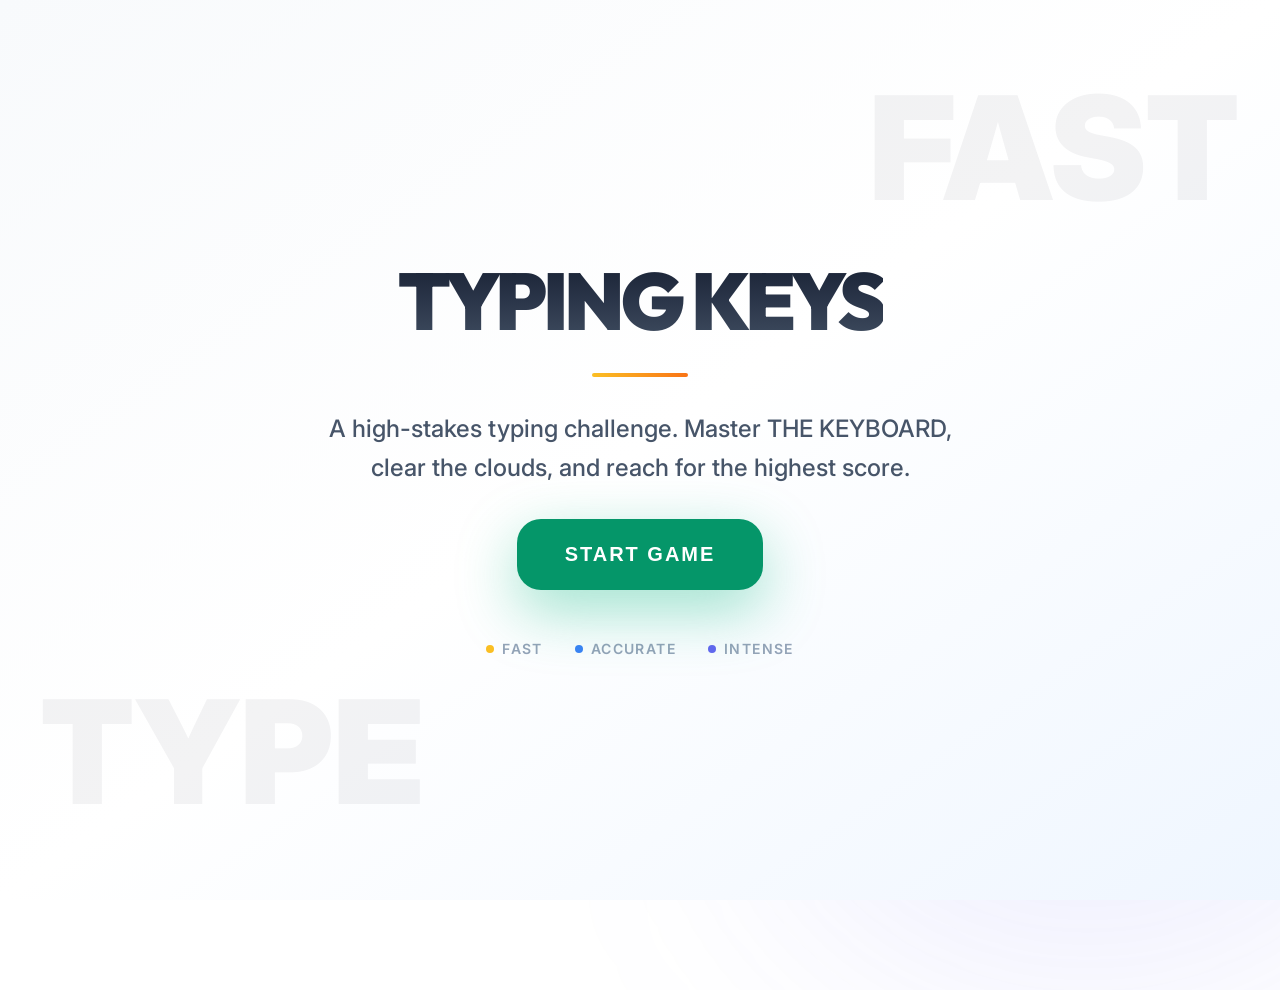
<file: index.html>
<!DOCTYPE html>
<html lang="en">
<head>
    <meta charset="UTF-8">
    <meta name="viewport" content="width=device-width, initial-scale=1.0">
    <title>Typing Keys | Typing Challenge</title>
    <link rel="stylesheet" href="css/style.css">
    <!-- Google Fonts: Inter and Outfit -->
    <link rel="preconnect" href="https://fonts.googleapis.com">
    <link rel="preconnect" href="https://fonts.gstatic.com" crossorigin>
    <link href="https://fonts.googleapis.com/css2?family=Inter:wght@400;500;600;700;800;900&family=Outfit:wght@400;500;600;700;800;900&display=swap" rel="stylesheet">
    <style>
        body { transition: opacity 0.3s ease; }
    </style>
</head>
<body>
    <!-- Background Decor -->
    <div class="bg-accent-top"></div>
    <div class="bg-accent-bottom"></div>
    <div id="particles-container" class="particles-container"></div>

    <!-- Home View -->
    <section id="home-view" class="view active">
        <div class="view-content center">
            <div class="title-section">
                <h1 class="main-title">TYPING KEYS</h1>
                <div class="title-underline"></div>
            </div>
            <p class="description">
                A high-stakes typing challenge. Master THE KEYBOARD, clear the clouds,
                and reach for the highest score.
            </p>
            <div class="btn-container">
                <button id="start-game-btn" class="btn btn-primary btn-large">
                    <span class="btn-text">Start Game</span>
                    <div class="btn-shine"></div>
                </button>
            </div>
            <div class="home-footer">
                <div class="tag"><span class="tag-dot amber"></span> Fast</div>
                <div class="tag"><span class="tag-dot blue"></span> Accurate</div>
                <div class="tag"><span class="tag-dot indigo"></span> Intense</div>
            </div>
        </div>
        <!-- Decorative Text -->
        <div class="decor-text bottom-left">TYPE</div>
        <div class="decor-text top-right">FAST</div>
    </section>

    <script src="js/shared.js"></script>
    <script src="js/home.js"></script>
</body>
</html>
</file>
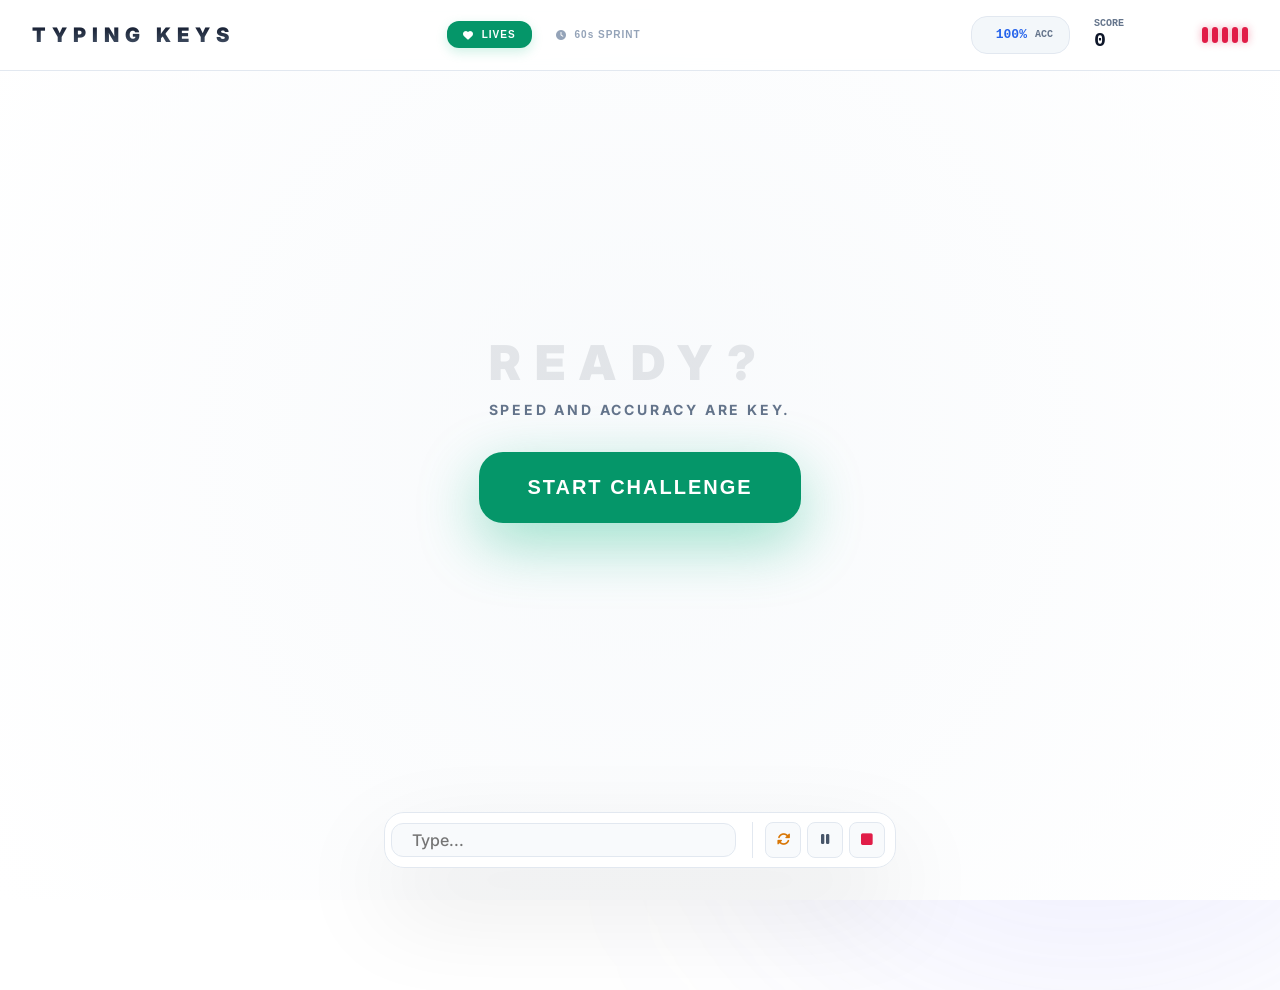
<file: game.html>
<!DOCTYPE html>
<html lang="en">
<head>
    <meta charset="UTF-8">
    <meta name="viewport" content="width=device-width, initial-scale=1.0">
    <title>Playground | Typing Keys</title>
    <link rel="stylesheet" href="css/style.css">
    <!-- Google Fonts: Inter and Outfit -->
    <link rel="preconnect" href="https://fonts.googleapis.com">
    <link rel="preconnect" href="https://fonts.gstatic.com" crossorigin>
    <link href="https://fonts.googleapis.com/css2?family=Inter:wght@400;500;600;700;800;900&family=Outfit:wght@400;500;600;700;800;900&display=swap" rel="stylesheet">
    <!-- Font Awesome for Icons -->
    <link rel="stylesheet" href="https://cdnjs.cloudflare.com/ajax/libs/font-awesome/6.4.0/css/all.min.css">
</head>
<body>
    <!-- Background Decor -->
    <div class="bg-accent-top"></div>
    <div class="bg-accent-bottom"></div>
    <div id="particles-container" class="particles-container"></div>

    <section id="game-view" class="view active">
        <!-- Header -->
        <header class="game-header">
            <div class="header-left">
                <a href="index.html" id="logo" class="logo">Typing Keys</a>
            </div>
            <div class="header-center">
                <div class="mode-selector">
                    <button id="mode-lives" class="mode-btn active">
                        <i class="fas fa-heart pulse"></i>
                        <span>LIVES</span>
                    </button>
                    <button id="mode-timer" class="mode-btn">
                        <i class="fas fa-clock"></i>
                        <span>60s SPRINT</span>
                    </button>
                </div>
            </div>
            <div class="header-right">
                <div class="stat-badge">
                    <i class="fas fa-crosshair"></i>
                    <span id="accuracy-val">100%</span>
                    <span class="stat-label">ACC</span>
                </div>
                <div class="score-container">
                    <div class="score-label">SCORE</div>
                    <div id="score-val" class="score-value">0</div>
                </div>
                <div class="lives-timer-container">
                    <!-- Lives view -->
                    <div id="lives-display" class="lives-display">
                        <div class="life-dot active"></div>
                        <div class="life-dot active"></div>
                        <div class="life-dot active"></div>
                        <div class="life-dot active"></div>
                        <div class="life-dot active"></div>
                    </div>
                    <!-- Timer view -->
                    <div id="timer-display" class="timer-display hidden">
                        <div class="time-label">TIME</div>
                        <div id="time-val" class="time-value">60s</div>
                    </div>
                </div>
            </div>
        </header>

        <!-- Playground -->
        <main id="game-playground" class="game-playground">
            <!-- Ready Message (Initial Start) -->
            <div id="ready-screen" class="ready-screen">
                <div class="ready-content">
                    <h2 class="ready-title">Ready?</h2>
                    <p class="ready-text">Speed and accuracy are key.</p>
                </div>
                <button id="start-challenge-btn" class="btn btn-primary btn-large">
                    <span>Start Challenge</span>
                </button>
            </div>

            <!-- Falling Word Container -->
            <div id="word-container" class="word-container"></div>
        </main>

        <!-- Controls -->
        <div class="controls-bar">
            <div class="controls-container">
                <div class="input-wrapper">
                    <input type="text" id="game-input" placeholder="Type..." autocomplete="off">
                    <div class="input-indicator"></div>
                </div>
                <div class="actions-wrapper">
                    <button id="restart-btn" class="action-btn" title="Restart">
                        <i class="fas fa-sync-alt"></i>
                    </button>
                    <button id="pause-btn" class="action-btn pause-btn" title="Pause">
                        <i class="fas fa-pause"></i>
                    </button>
                    <button id="quit-btn" class="action-btn quit-btn" title="Quit">
                        <i class="fas fa-square"></i>
                    </button>
                </div>
            </div>
        </div>

    <!-- Overlays -->
    <div id="game-over-modal" class="modal-overlay hidden">
        <div class="modal-content game-over-content">
            <div class="modal-header">
                <h2 class="over-title">Game Over</h2>
                <p class="over-subtitle">The Sky is Clearing</p>
            </div>
            <div class="stats-grid">
                <div class="stat-box amber">
                    <i class="fas fa-bolt"></i>
                    <div id="final-score" class="stat-val">0</div>
                    <div class="stat-box-label">Total Score</div>
                </div>
                <div class="stat-box blue">
                    <i class="fas fa-crosshair"></i>
                    <div id="final-accuracy" class="stat-val">100%</div>
                    <div class="stat-box-label">Accuracy</div>
                </div>
            </div>
            <button id="try-again-btn" class="btn btn-primary btn-full">
                Try Again
            </button>
        </div>
    </div>

    <script src="js/shared.js"></script>
    <script src="js/game.js"></script>
</body>
</html>
</file>
<file: css/style.css>
/* Design System */
:root {
  --primary: #10b981;
  --primary-hover: #059669;
  --slate-50: #f8fafc;
  --slate-100: #f1f5f9;
  --slate-200: #e2e8f0;
  --slate-400: #94a3b8;
  --slate-500: #64748b;
  --slate-600: #475569;
  --slate-800: #1e293b;
  --slate-900: #0f172a;
  --amber-400: #fbbf24;
  --amber-500: #f59e0b;
  --amber-600: #d97706;
  --blue-500: #3b82f6;
  --blue-600: #2563eb;
  --indigo-500: #6366f1;
  --emerald-200: #a7f3d0;
  --emerald-500: #10b981;
  --emerald-600: #059669;
  --emerald-700: #047857;
  --rose-600: #e11d48;
  --teal-500: #14b8a6;
  
  --font-sans: 'Inter', sans-serif;
  --font-outfit: 'Outfit', sans-serif;
}

* {
  margin: 0;
  padding: 0;
  box-sizing: border-box;
}

body {
  font-family: var(--font-sans);
  background-color: white;
  color: var(--slate-900);
  line-height: 1.5;
  overflow: hidden;
  height: 100vh;
  width: 100vw;
}

/* Background Accents */
.bg-accent-top {
  position: absolute;
  top: -10%;
  left: -10%;
  width: 50%;
  height: 50%;
  background-color: rgba(59, 130, 246, 0.1);
  border-radius: 50%;
  filter: blur(120px);
  pointer-events: none;
  z-index: 0;
}

.bg-accent-bottom {
  position: absolute;
  bottom: -10%;
  right: -10%;
  width: 50%;
  height: 50%;
  background-color: rgba(99, 102, 241, 0.1);
  border-radius: 50%;
  filter: blur(120px);
  pointer-events: none;
  z-index: 0;
}

.particles-container {
  position: fixed;
  inset: 0;
  pointer-events: none;
  opacity: 0.2;
  z-index: 0;
}

.bg-particle {
  position: absolute;
  background: var(--emerald-200);
  border-radius: 50%;
  width: 4px;
  height: 4px;
  filter: blur(1px);
  animation: float linear infinite;
  animation-duration: var(--duration);
  animation-delay: var(--delay);
  left: var(--left);
  opacity: 0.2;
}

@keyframes float {
  0% { transform: translateY(100vh) scale(var(--scale)); }
  100% { transform: translateY(-10vh) scale(var(--scale)); }
}

/* Common View Styles */
.view {
  position: absolute;
  inset: 0;
  display: flex;
  flex-direction: column;
  opacity: 0;
  visibility: hidden;
  transition: opacity 0.5s ease, visibility 0.5s;
  z-index: 10;
}

.view.active {
  opacity: 1;
  visibility: visible;
}

.view-content {
  flex: 1;
  display: flex;
  flex-direction: column;
  padding: 24px;
  max-width: 896px;
  margin: 0 auto;
  width: 100%;
}

.view-content.center {
  align-items: center;
  justify-content: center;
  text-align: center;
}

/* Home View */
#home-view {
  background: linear-gradient(to bottom right, var(--slate-50), white, #eff6ff);
}

.title-section {
  margin-bottom: 32px;
}

.main-title {
  font-family: var(--font-outfit);
  font-size: 3rem;
  font-weight: 900;
  letter-spacing: -0.05em;
  background: linear-gradient(to bottom, var(--slate-900), var(--slate-600));
  -webkit-background-clip: text;
  background-clip: text;
  -webkit-text-fill-color: transparent;
  margin-bottom: 12px;
}

@media (min-width: 768px) {
  .main-title { font-size: 5rem; }
}

.title-underline {
  height: 4px;
  width: 96px;
  background: linear-gradient(to right, var(--amber-400), #f97316);
  margin: 0 auto;
  border-radius: 9999px;
}

.description {
  font-size: 1.125rem;
  color: var(--slate-600);
  font-weight: 500;
  max-width: 672px;
  margin: 0 auto 32px;
  line-height: 1.625;
}

@media (min-width: 768px) {
  .description { font-size: 1.5rem; }
}

.btn {
  position: relative;
  display: inline-flex;
  align-items: center;
  justify-content: center;
  border-radius: 1.5rem;
  font-weight: 800;
  text-transform: uppercase;
  letter-spacing: 0.1em;
  cursor: pointer;
  transition: all 0.3s ease;
  border: none;
  outline: none;
}

.btn-primary {
  background-color: var(--emerald-600);
  color: white;
  box-shadow: 0 20px 60px rgba(16, 185, 129, 0.4);
  overflow: hidden;
}

.btn-primary:hover {
  background-color: var(--emerald-500);
  transform: scale(1.05);
}

.btn-primary:active {
  transform: scale(0.95);
}

.btn-large {
  padding: 1.5rem 3rem;
  font-size: 1.25rem;
}

.btn-shine {
  position: absolute;
  inset: 0;
  display: flex;
  justify-content: center;
  transform: skew(-12deg) translateX(-100%);
  transition: 0s;
}

.btn-primary:hover .btn-shine {
  animation: shine 1s forwards;
}

@keyframes shine {
  to { transform: skew(-12deg) translateX(100%); }
}

.btn-shine::after {
  content: '';
  width: 40px;
  height: 100%;
  background: rgba(255, 255, 255, 0.3);
}

.home-footer {
  margin-top: 48px;
  display: flex;
  gap: 32px;
  color: var(--slate-400);
  font-size: 0.875rem;
  font-weight: 600;
  letter-spacing: 0.1em;
  text-transform: uppercase;
}

.tag {
  display: flex;
  align-items: center;
  gap: 8px;
}

.tag-dot {
  width: 8px;
  height: 8px;
  border-radius: 50%;
}

.tag-dot.amber { background-color: var(--amber-400); }
.tag-dot.blue { background-color: var(--blue-500); }
.tag-dot.indigo { background-color: var(--indigo-500); }

.decor-text {
  position: absolute;
  color: rgba(15, 23, 42, 0.05);
  font-size: 9rem;
  font-weight: 900;
  user-select: none;
  pointer-events: none;
  display: none;
}

@media (min-width: 1024px) {
  .decor-text { display: block; }
}

.decor-text.bottom-left { bottom: 40px; left: 40px; }
.decor-text.top-right { top: 40px; right: 40px; }

/* Game View */
#game-view {
  background: radial-gradient(circle at center, #f8fafc 0%, #ffffff 100%);
}

.game-header {
  display: grid;
  grid-template-columns: 1fr;
  align-items: center;
  padding: 1rem 2rem;
  border-bottom: 1px solid var(--slate-200);
  background: rgba(255, 255, 255, 0.8);
  backdrop-filter: blur(20px);
  z-index: 50;
  gap: 1rem;
}

@media (min-width: 768px) {
  .game-header { grid-template-columns: 1fr 1fr 1fr; }
}

.logo {
  text-decoration: none;
  text-transform: uppercase;
  letter-spacing: 0.3em;
  font-size: 1.25rem;
  font-weight: 900;
  background: linear-gradient(to bottom, var(--slate-900), var(--slate-600));
  -webkit-background-clip: text;
  background-clip: text;
  -webkit-text-fill-color: transparent;
}

.mode-selector {
  display: flex;
  gap: 0.5rem;
  background: rgba(255, 255, 255, 0.05);
  padding: 0.25rem;
  border-radius: 1rem;
}

.mode-btn {
  display: flex;
  align-items: center;
  gap: 0.5rem;
  padding: 0.5rem 1rem;
  border-radius: 0.75rem;
  font-size: 10px;
  font-weight: 700;
  letter-spacing: 0.1em;
  background: none;
  border: none;
  cursor: pointer;
  color: var(--slate-400);
  transition: all 0.3s;
}

.mode-btn.active {
  background: var(--emerald-600);
  color: white;
  box-shadow: 0 4px 12px rgba(16, 185, 129, 0.2);
}

.mode-btn#mode-timer.active {
  background: var(--amber-500);
}

.pulse {
  animation: pulse 2s infinite;
}

@keyframes pulse {
  0% { transform: scale(1); }
  50% { transform: scale(1.1); }
  100% { transform: scale(1); }
}

.header-right {
  display: flex;
  align-items: center;
  justify-content: flex-end;
  gap: 1.5rem;
  font-family: monospace;
  font-weight: 700;
  text-transform: uppercase;
}

.stat-badge {
  display: flex;
  align-items: center;
  gap: 0.5rem;
  padding: 0.5rem 1rem;
  border-radius: 1rem;
  background: rgba(241, 245, 249, 0.8);
  border: 1px solid var(--slate-200);
  color: var(--blue-600);
}

.stat-label {
  font-size: 10px;
  color: var(--slate-500);
}

.score-container {
  display: flex;
  flex-direction: column;
}

.score-label {
  font-size: 10px;
  color: var(--slate-500);
  line-height: 1;
  margin-bottom: 2px;
}

.score-value {
  font-size: 1.25rem;
  font-weight: 900;
  line-height: 1;
}

.lives-timer-container {
  width: 100px;
  display: flex;
  justify-content: flex-end;
}

.lives-display {
  display: flex;
  gap: 4px;
}

.life-dot {
  width: 6px;
  height: 16px;
  border-radius: 9999px;
  background: var(--slate-200);
  transition: all 0.5s;
}

.life-dot.active {
  background: var(--rose-600);
  box-shadow: 0 0 8px rgba(225, 29, 72, 0.4);
}

.timer-display {
  display: flex;
  flex-direction: column;
  align-items: flex-end;
  color: var(--amber-600);
}

.time-label {
  font-size: 10px;
  line-height: 1;
  margin-bottom: 2px;
}

.time-value {
  font-size: 1.25rem;
  font-weight: 900;
  line-height: 1;
}

.hidden { display: none !important; }

/* Playground */
.game-playground {
  flex: 1;
  position: relative;
  display: flex;
  flex-direction: column;
  width: 100%;
}

.ready-screen {
  position: absolute;
  top: 50%;
  left: 50%;
  transform: translate(-50%, -50%);
  display: flex;
  flex-direction: column;
  align-items: center;
  justify-content: center;
  gap: 2rem;
  z-index: 20;
  width: 100%;
}

.ready-title {
  font-size: 3rem;
  font-weight: 900;
  letter-spacing: 0.3em;
  color: rgba(30, 41, 59, 0.1);
  text-transform: uppercase;
}

.ready-text {
  font-size: 0.875rem;
  font-weight: 700;
  letter-spacing: 0.2em;
  color: var(--slate-500);
  text-transform: uppercase;
}

.word-container {
  position: relative;
  flex: 1;
  overflow: hidden;
}

.falling-word {
  position: absolute;
  left: 50%;
  transform: translateX(-50%);
  display: flex;
  flex-direction: column;
  align-items: center;
  animation: fall linear forwards;
}

@keyframes fall {
  from { top: 0; }
  to { top: 85%; }
}

.word-text {
  font-size: 2rem;
  font-weight: 900;
  letter-spacing: 0.3em;
  display: flex;
  cursor: default;
  user-select: none;
}

.word-text.large { font-size: 1.5rem; }

.char {
  transition: all 0.3s;
  color: rgba(15, 23, 42, 0.2);
}

.char.correct { color: var(--emerald-700); animation: letter-pop 0.15s ease-out; }
.char.wrong { color: var(--rose-600); }
.char.active { 
  color: var(--emerald-600); 
  text-decoration: underline; 
  text-underline-offset: 12px;
  text-decoration-thickness: 4px;
  text-decoration-color: rgba(16, 185, 129, 0.4);
  animation: pulse 1s infinite;
}

@keyframes letter-pop {
  0% { filter: brightness(1); transform: scale(1); }
  50% { filter: brightness(1.8); transform: scale(1.1); }
  100% { filter: brightness(1); transform: scale(1); }
}

.power-up-badge {
  position: absolute;
  top: -2rem;
  right: -2rem;
  width: 2.5rem;
  height: 2.5rem;
  background: linear-gradient(to bottom right, var(--amber-400), #f97316);
  border-radius: 50%;
  display: flex;
  align-items: center;
  justify-content: center;
  font-size: 1.125rem;
  box-shadow: 0 10px 20px rgba(245, 158, 11, 0.3);
  border: 4px solid white;
  animation: pulse 1s infinite;
  z-index: 30;
}

/* Controls */
.controls-bar {
  padding: 2rem;
  display: flex;
  justify-content: center;
}

.controls-container {
  display: flex;
  align-items: center;
  gap: 1rem;
  background: rgba(255, 255, 255, 0.9);
  padding: 0.375rem;
  border-radius: 1.25rem;
  border: 1px solid var(--slate-200);
  backdrop-filter: blur(20px);
  box-shadow: 0 40px 100px rgba(0, 0, 0, 0.1);
  height: 56px;
  width: 100%;
  max-width: 512px;
}

.input-wrapper {
  position: relative;
  flex: 1;
  min-width: 0;
}

@media (min-width: 768px) {
  .input-wrapper {
    min-width: 280px;
  }
}

#game-input {
  width: 100%;
  background: var(--slate-50);
  border: 1px solid var(--slate-200);
  color: var(--slate-900);
  padding: 0.375rem 1.25rem;
  border-radius: 0.75rem;
  outline: none;
  font-family: var(--font-sans);
  font-weight: 500;
  transition: all 0.3s;
  font-size: 14px;
}

@media (min-width: 768px) {
  #game-input {
    padding: 0.375rem 1.25rem;
    font-size: 16px;
  }
}

#game-input:focus {
  border-color: rgba(16, 185, 129, 0.5);
}

#game-input:disabled {
  opacity: 0.5;
  border-color: var(--slate-100);
}



.actions-wrapper {
  display: flex;
  gap: 0.375rem;
  border-left: 1px solid var(--slate-200);
  padding-left: 0.75rem;
  margin-right: 0.25rem;
}

.action-btn {
  width: 36px;
  height: 36px;
  display: flex;
  align-items: center;
  justify-content: center;
  border-radius: 0.5rem;
  border: 1px solid var(--slate-200);
  background: rgba(241, 245, 249, 0.5);
  cursor: pointer;
  transition: all 0.3s;
  color: var(--slate-600);
}

#restart-btn { color: var(--amber-600); }
#restart-btn:hover { background: #fffbeb; }
#restart-btn i { transition: transform 0.5s; }
#restart-btn:hover i { transform: rotate(180deg); }

.pause-btn.paused {
  background: var(--emerald-600);
  color: white;
}

.quit-btn { color: var(--rose-600); }
.quit-btn:hover { background: #fff1f2; }

/* Modal */
.modal-overlay {
  position: fixed;
  inset: 0;
  background: rgba(0, 0, 0, 0.4);
  backdrop-filter: blur(10px);
  display: flex;
  align-items: center;
  justify-content: center;
  z-index: 100;
  padding: 1.5rem;
}

.modal-content {
  background: rgba(255, 255, 255, 0.95);
  padding: 2.5rem;
  border-radius: 2.5rem;
  width: 100%;
  max-width: 512px;
  text-align: center;
  border: 1px solid var(--slate-200);
  box-shadow: 0 40px 100px rgba(0, 0, 0, 0.12);
}

.over-title {
  font-size: 3.75rem;
  font-weight: 900;
  letter-spacing: -0.05em;
  background: linear-gradient(to right, var(--emerald-600), var(--teal-500));
  -webkit-background-clip: text;
  background-clip: text;
  -webkit-text-fill-color: transparent;
  margin-bottom: 0.5rem;
  text-transform: uppercase;
  font-style: italic;
}

.over-subtitle {
  font-size: 0.75rem;
  font-weight: 700;
  letter-spacing: 0.4em;
  color: var(--slate-500);
  text-transform: uppercase;
  margin-bottom: 2rem;
}

.stats-grid {
  display: grid;
  grid-template-columns: 1fr 1fr;
  gap: 1.5rem;
  margin-bottom: 2rem;
}

.stat-box {
  padding: 1.5rem;
  border-radius: 1.5rem;
  border-width: 1px;
  border-style: solid;
}

.stat-box.amber { background: #fffbeb; border-color: #fef3c7; color: var(--amber-600); }
.stat-box.blue { background: #eff6ff; border-color: #dbeafe; color: var(--blue-600); }

.stat-box i { font-size: 1.5rem; margin-bottom: 0.5rem; }

.stat-val {
  font-size: 2.25rem;
  font-weight: 900;
  color: var(--slate-900);
  font-family: monospace;
}

.stat-box-label {
  font-size: 10px;
  font-weight: 700;
  letter-spacing: 0.1em;
  text-transform: uppercase;
  opacity: 0.6;
}

.btn-full {
  width: 100%;
  padding: 1.25rem;
  font-size: 0.875rem;
}
</file>
